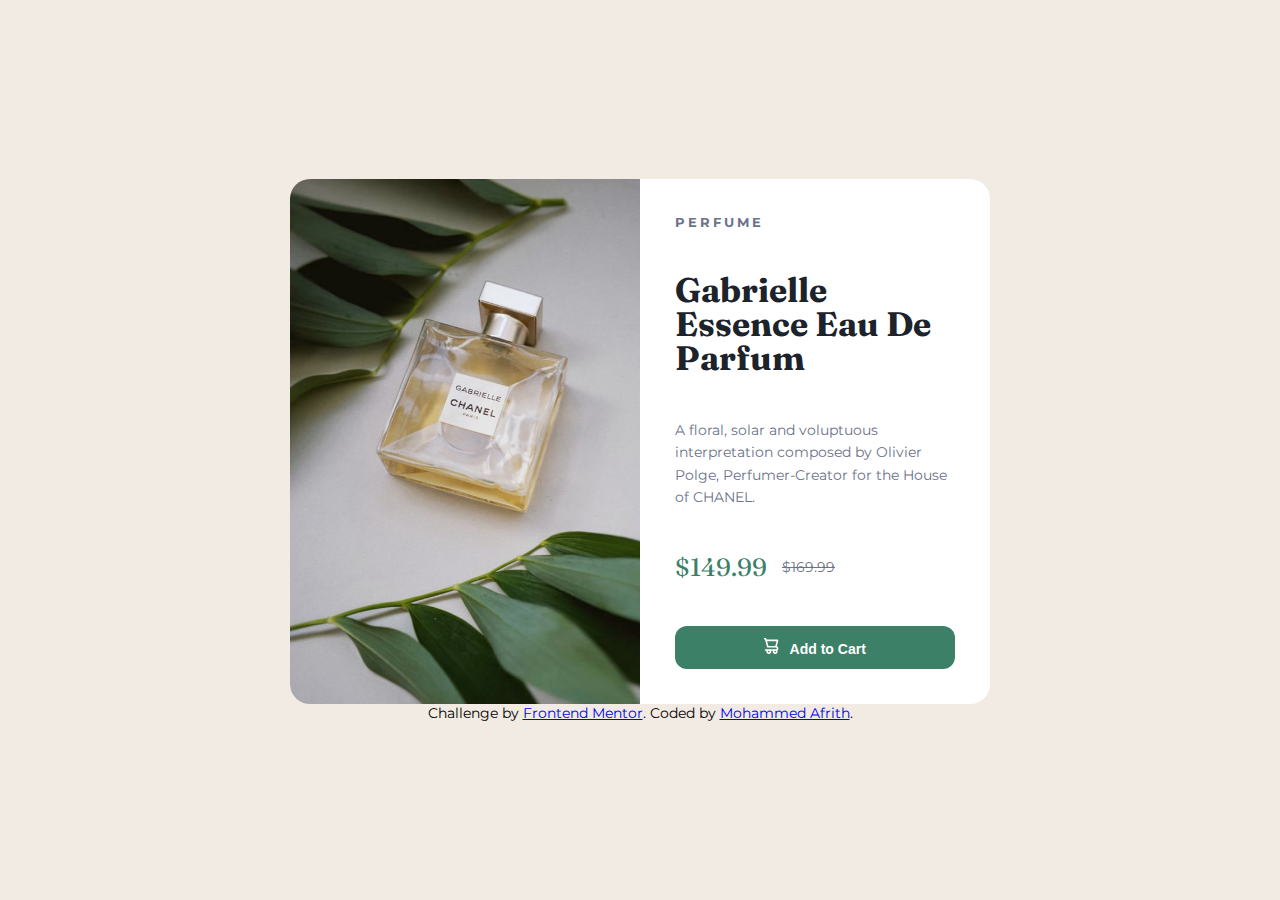
<file: product-preview-card-component-main/index.html>
<!DOCTYPE html>
<html lang="en">
<head>
  <meta charset="UTF-8">
  <meta name="viewport" content="width=device-width, initial-scale=1.0"> <!-- displays site properly based on user's device -->

  <link rel="icon" type="image/png" sizes="32x32" href="./images/favicon-32x32.png">
  <link rel="stylesheet" href="style.css">
  <title>Frontend Mentor | Product preview card component</title>

 
</head>
<body>
  <div class="container">
    <div class="grid">

      <div class="img">
        <img src="images/image-product-desktop.jpg" alt="product-image">
      </div>
      <div class="card-details">
        <h6 class="item">PERFUME</h6>
        <h2 class="product-name"> Gabrielle Essence Eau De Parfum</h2>
        <p class="description">A floral, solar and voluptuous interpretation composed by Olivier Polge, 
          Perfumer-Creator for the House of CHANEL.</p>
          <div class="price">
            <p class="new-price"> $149.99</p>
            <p class="old-price"> $169.99</p>

          </div>
       
          <button class="btn"><img src="./images/icon-cart.svg" alt="">
            Add to Cart</button>
  
      </div>

    </div>
  
  </div>


  

 

  

 
 

  
  <div class="attribution">
    Challenge by <a href="https://www.frontendmentor.io?ref=challenge" target="_blank">Frontend Mentor</a>. 
    Coded by <a href="#">Mohammed Afrith</a>.
  </div>
</body>
</html>
</file>
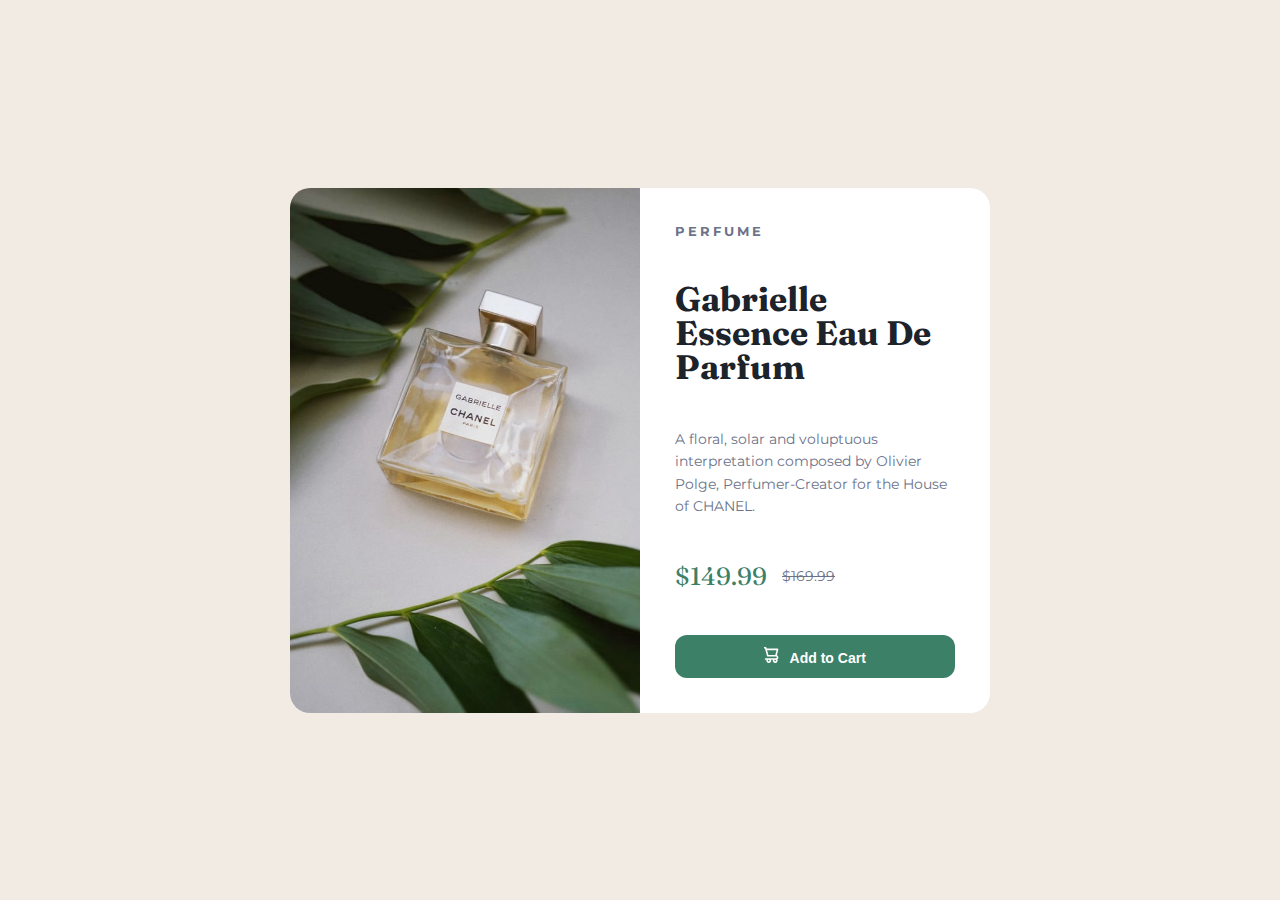
<file: product-preview-card-component-main/product-preview-card-component-main/index.html>
<!DOCTYPE html>
<html lang="en">
<head>
  <meta charset="UTF-8">
  <meta name="viewport" content="width=device-width, initial-scale=1.0"> <!-- displays site properly based on user's device -->

  <link rel="icon" type="image/png" sizes="32x32" href="./images/favicon-32x32.png">
  <link rel="stylesheet" href="style.css">
  <title>Frontend Mentor | Product preview card component</title>

 
</head>
<body>
  <div class="container">
    <div class="grid">

      <div class="img">
        <img src="images/image-product-desktop.jpg" alt="product-image">
      </div>
      <div class="card-details">
        <h6 class="item">PERFUME</h6>
        <h2 class="product-name"> Gabrielle Essence Eau De Parfum</h2>
        <p class="description">A floral, solar and voluptuous interpretation composed by Olivier Polge, 
          Perfumer-Creator for the House of CHANEL.</p>
          <div class="price">
            <p class="new-price"> $149.99</p>
            <p class="old-price"> $169.99</p>

          </div>
       
          <button class="btn"><img src="./images/icon-cart.svg" alt="">
            Add to Cart</button>
  
      </div>

    </div>
  
  </div>


  

 

  

 
 

  
</body>
</html>
</file>
<file: product-preview-card-component-main/style.css>
@import url('https://fonts.googleapis.com/css2?family=Fraunces:opsz,wght@9..144,700&family=Montserrat:wght@500;700&display=swap');



 

 *{
    margin: 0;
    padding: 0;
    box-sizing: border-box;
 }
body{
    
    font-size: 14px;
    font-family: 'Montserrat', sans-serif;
    background-color:hsl(30, 38%, 92%) ;
    min-height: 100vh;
    display: flex;
    justify-content: center;
    align-items: center;
    flex-direction: column;
}
.grid{
    max-width: 700px;
    display:grid;
    grid-template-columns: 1fr 1fr;
    background-color: #FFF;
    border-radius: 20px;
    overflow: hidden;

    
    
}
.img img{
    max-width: 100%;
    display: inherit;
}
.card-details{
    padding: 35px;
    display: flex;
    flex-direction: column;
    justify-content: space-between;
    
}
h6.item{
    letter-spacing: 3px;
    font-size: 13px;
    color:  hsl(228, 12%, 48%);
    font-weight: 500px;
}
h2.product-name{
    font-family:'Fraunces', serif; 
    font-size: 34px;
    line-height: 1em;
    color: hsl(212, 21%, 14%);
}
p.description{

    color:  hsl(228, 12%, 48%);
    line-height: 1.6em;
}
.price{
    display: flex;
    align-items: center;
}

p.new-price{
    font-family:'Fraunces', serif; 
    font-size: 25px;
    color: hsl(158, 36%, 37%);
    padding-right: 15px;

}
p.old-price{
    color:hsl(228, 12%, 48%) ;
    text-decoration: line-through;
}
button.btn{
    background-color: hsl(158, 36%, 37%);
    border: none;
    padding: 12px 0;
    border-radius: 12px;
    color: white;
    font-size: 14px;
    font-weight: 700;
    cursor: pointer;
    transition: background-color .3s ease;
    width: 100%;
}
button.btn:hover{
    background-color: hsl(158, 88%, 7%);
    

}
button.btn img{
    padding-right: 7px;
}

@media only screen and (max-width:628px){

    .container{
        margin: 25px 0 ;
        padding: 0 30px;
    }
    .grid{
        grid-template-columns: 1fr;
        /* border-radius: 15px;
        overflow: hidden; */

    }
    .img img{

       max-height: 450px;
        width: 100%;
         object-fit: cover;       
    } 
    .card-details{
     display: block; 
    }
    .item,.product-name,.description,.price{
        padding-bottom: 25px;
    }


}
@media only  screen and (max-width:375px) {
    .container{
        margin:15px auto;
        padding: 0 15px;
    } 
    .img img{
        max-height: 290px;
    }
    .card-details{
        padding: 24px;

    }
    h6.item,h2.product-name,p.description,.price{
        padding-bottom: 15px;
    }
     h2.item{
        font-size: 28px;
     }
     p.description{
        font-size: 12px;
     }
     p.new-price{
        font-size: 23px;
     }
     button.btn{
        padding: 12px 0;
        font-size: 13px;
     }
}
</file>
<file: product-preview-card-component-main/product-preview-card-component-main/style.css>
@import url('https://fonts.googleapis.com/css2?family=Fraunces:opsz,wght@9..144,700&family=Montserrat:wght@500;700&display=swap');



 

 *{
    margin: 0;
    padding: 0;
    box-sizing: border-box;
 }
body{
    
    font-size: 14px;
    font-family: 'Montserrat', sans-serif;
    background-color:hsl(30, 38%, 92%) ;
    min-height: 100vh;
    display: flex;
    justify-content: center;
    align-items: center;
    flex-direction: column;
}
.grid{
    max-width: 700px;
    display:grid;
    grid-template-columns: 1fr 1fr;
    background-color: #FFF;
    border-radius: 20px;
    overflow: hidden;

    
    
}
.img img{
    max-width: 100%;
    display: inherit;
}
.card-details{
    padding: 35px;
    display: flex;
    flex-direction: column;
    justify-content: space-between;
    
}
h6.item{
    letter-spacing: 3px;
    font-size: 13px;
    color:  hsl(228, 12%, 48%);
    font-weight: 500px;
}
h2.product-name{
    font-family:'Fraunces', serif; 
    font-size: 34px;
    line-height: 1em;
    color: hsl(212, 21%, 14%);
}
p.description{

    color:  hsl(228, 12%, 48%);
    line-height: 1.6em;
}
.price{
    display: flex;
    align-items: center;
}

p.new-price{
    font-family:'Fraunces', serif; 
    font-size: 25px;
    color: hsl(158, 36%, 37%);
    padding-right: 15px;

}
p.old-price{
    color:hsl(228, 12%, 48%) ;
    text-decoration: line-through;
}
button.btn{
    background-color: hsl(158, 36%, 37%);
    border: none;
    padding: 12px 0;
    border-radius: 12px;
    color: white;
    font-size: 14px;
    font-weight: 700;
    cursor: pointer;
    transition: background-color .3s ease;
    width: 100%;
}
button.btn:hover{
    background-color: hsl(158, 88%, 7%);
    

}
button.btn img{
    padding-right: 7px;
}

@media only screen and (max-width:628px){
    .grid{
        grid-template-columns: 1fr;
        /* border-radius: 15px;
        overflow: hidden; */

    }
    .img img{

       max-height: 450px;
        width: 100%;
         object-fit: cover;       
    } 
    .card-details{
     display: block; 
    }
    .item,.product-name,.description,.price{
        padding: 25px;
    }


}
</file>
